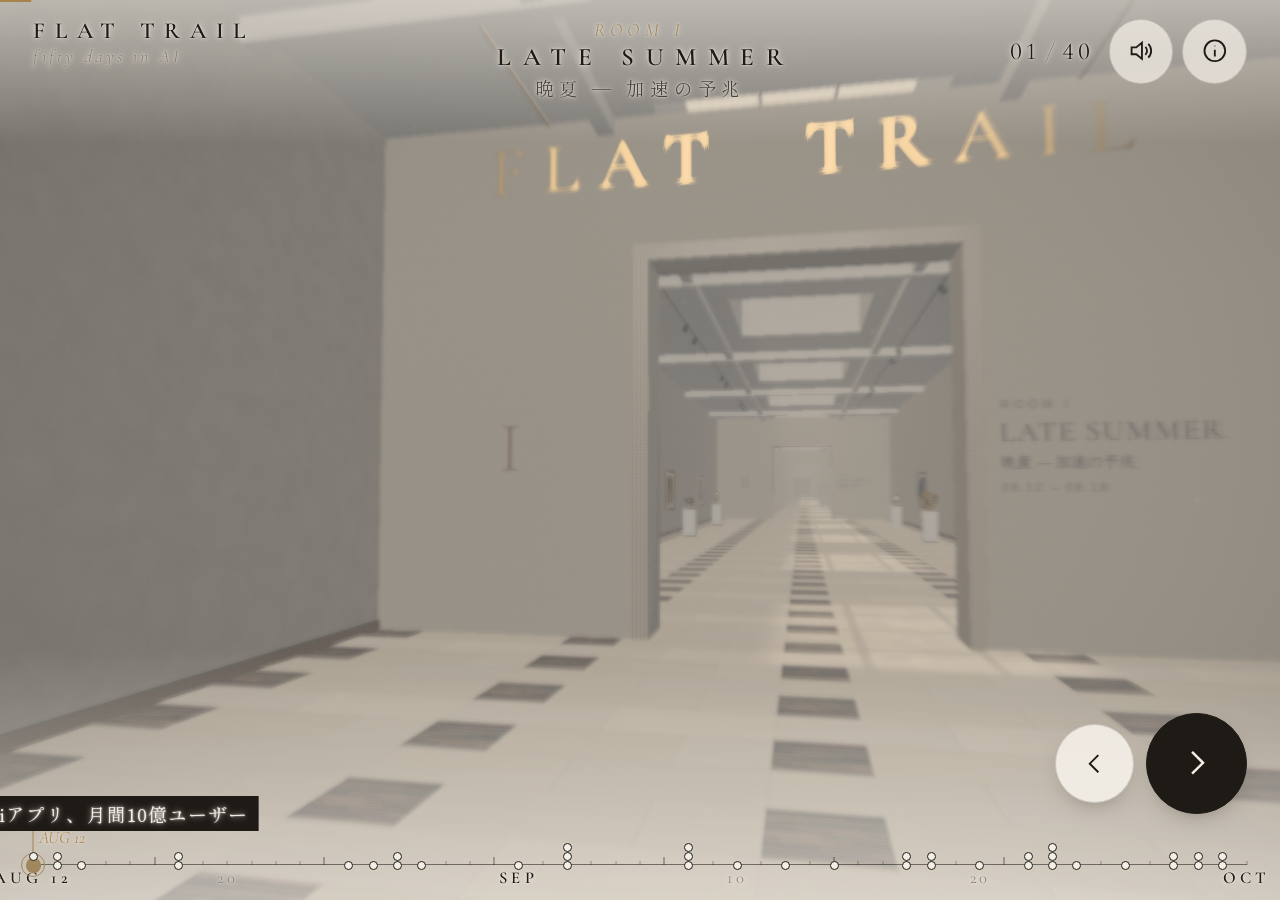
<file: site/selftest.html>
<!doctype html><html lang="ja"><head><meta charset="utf-8"><title>FLAT TRAIL selftest (F)</title>
<style>html,body{margin:0;height:100%;background:#111}iframe{border:0;width:844px;height:390px}</style></head>
<body><iframe id="f" src="index.html?q=low"></iframe>
<script type="module">
import { run } from './js/selftest.js';
const f = document.getElementById('f');
f.addEventListener('load', () => run({ win: f.contentWindow, dwell: +new URLSearchParams(location.search).get('dwell') || 600 }));
</script></body></html>
</file>
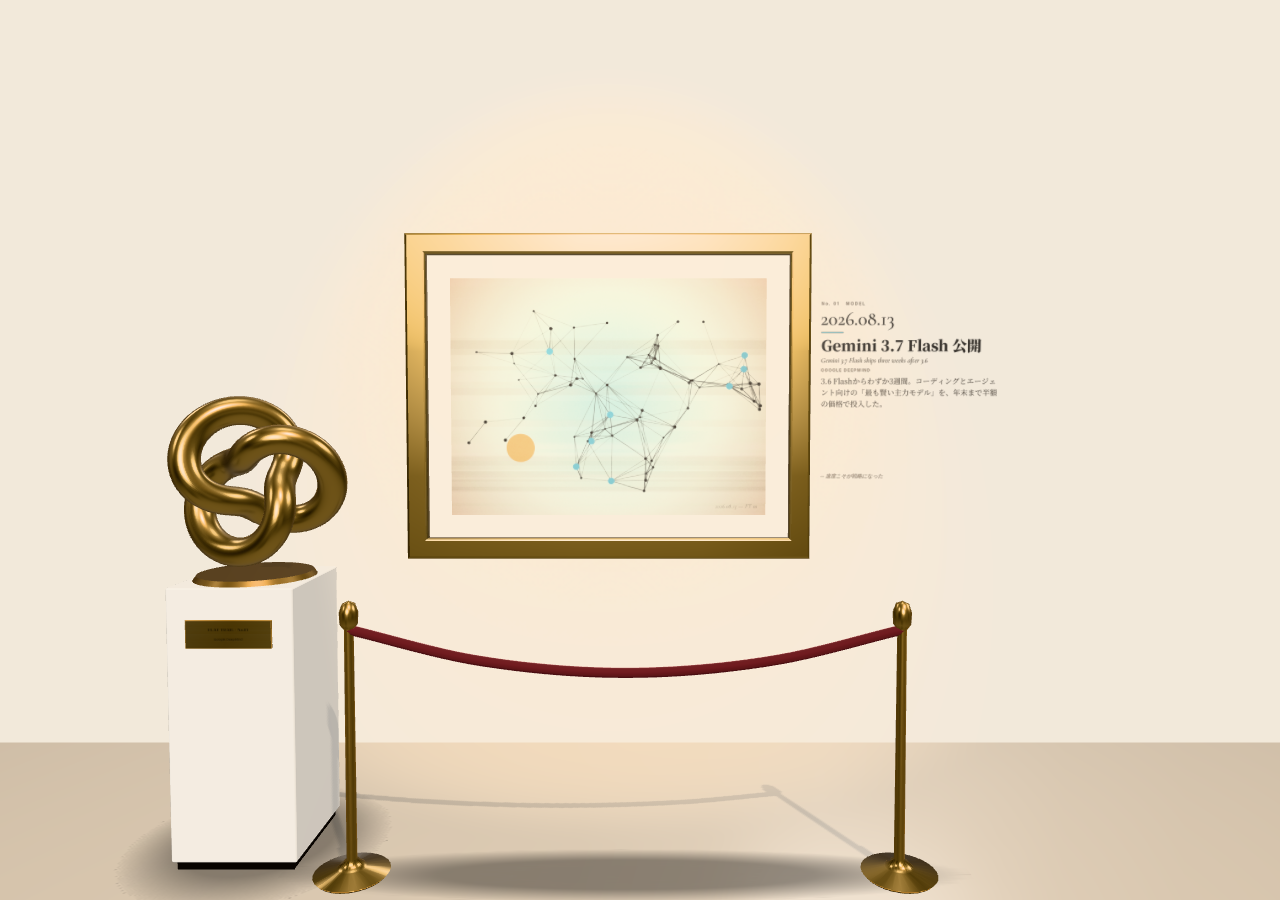
<file: site/dev/exhibit_preview.html>
<!doctype html>
<!-- Owner: B — exhibit.js 単体プレビュー（白壁の一室に展示を並べて近接撮影）。?cat=MODEL,SAFETY&i=0 -->
<html lang="ja"><head><meta charset="utf-8"><meta name="viewport" content="width=device-width,initial-scale=1">
<title>exhibit preview (B)</title>
<link href="https://fonts.googleapis.com/css2?family=Cormorant+Garamond:ital,wght@0,400;0,500;0,600;1,400;1,500&family=Noto+Serif+JP:wght@400;600;900&family=Inter:wght@300;400;600&display=swap" rel="stylesheet">
<style>html,body{margin:0;height:100%;background:#cfc8bd;overflow:hidden}canvas{display:block}</style>
<script type="importmap">{ "imports": { "three": "../vendor/three/three.module.js", "three/addons/": "../vendor/three/addons/" } }</script>
</head><body>
<script type="module">
import * as THREE from 'three';
import { RoomEnvironment } from 'three/addons/environments/RoomEnvironment.js';
import { makeExhibit } from '../js/exhibit.js';
const q = new URLSearchParams(location.search);
const cats = (q.get('cat') || 'MODEL').split(',');
const view = q.get('view') || 'front';
const r = new THREE.WebGLRenderer({ antialias: true, preserveDrawingBuffer: true });
r.setSize(innerWidth, innerHeight); r.setPixelRatio(1);
r.toneMapping = THREE.NeutralToneMapping; r.shadowMap.enabled = true; r.shadowMap.type = THREE.PCFSoftShadowMap;
document.body.appendChild(r.domElement);
const scene = new THREE.Scene(); scene.background = new THREE.Color('#d9d3c9');
const pm = new THREE.PMREMGenerator(r); scene.environment = pm.fromScene(new RoomEnvironment(), 0.04).texture; scene.environmentIntensity = 0.45;
const wall = new THREE.Mesh(new THREE.PlaneGeometry(40, 8), new THREE.MeshStandardMaterial({ color: '#ece7de', roughness: 0.9 }));
wall.position.set(0, 4, -0.55); wall.receiveShadow = true; scene.add(wall);
const floor = new THREE.Mesh(new THREE.PlaneGeometry(40, 20), new THREE.MeshPhysicalMaterial({ color: '#cbbfae', roughness: 0.35, clearcoat: 0.4 }));
floor.rotation.x = -Math.PI / 2; floor.receiveShadow = true; scene.add(floor);
scene.add(new THREE.HemisphereLight(0xfff6ea, 0x8a7a66, 0.8));
const sun = new THREE.DirectionalLight(0xfff0dc, 1.6); sun.position.set(3, 8, 6); sun.castShadow = true;
sun.shadow.mapSize.set(2048, 2048); Object.assign(sun.shadow.camera, { left: -8, right: 8, top: 6, bottom: -2 }); sun.shadow.bias = -0.0004; scene.add(sun);
const N = { date: '2026.08.13', org: 'Google DeepMind', title: 'Gemini 3.7 Flash 公開', titleEn: 'Gemini 3.7 Flash ships three weeks after 3.6',
  summary: '3.6 Flashからわずか3週間。コーディングとエージェント向けの「最も賢い主力モデル」を、年末まで半額の価格で投入した。', impact: '速度こそが戦略になった', color: '#38e8ff' };
const cam = new THREE.PerspectiveCamera(55, innerWidth / innerHeight, 0.05, 100);
const exs = cats.map((c, k) => { const e = makeExhibit({ ...N, category: c, title: k ? N.title + '（' + c + '）' : N.title }, +(q.get('i') || 0) + k, r); e.position.x = k * 3.8; scene.add(e); return e; });
exs.forEach(e => { const sp = new THREE.SpotLight(0xffe8c8, 30, 12, 0.5, 0.6, 1.6); const ud = e.userData; sp.position.copy(ud.lightPos).add(e.position); sp.target.position.copy(ud.focus).add(e.position); scene.add(sp, sp.target); });
const cx = (cats.length - 1) * 1.9;
if (view === 'front') { cam.position.set(cx, 1.6, cats.length > 1 ? 6.5 : 3.6); cam.lookAt(cx, 1.45, 0); }
else if (view === 'sculpt') { cam.position.set(-1.0, 1.35, 1.25); cam.lookAt(-1.36, 1.15, 0.28); }
else if (view === 'text') { cam.position.set(0.9, 1.7, 1.5); cam.lookAt(0.9, 1.65, -0.5); }
else { cam.position.set(cx + 2.8, 1.6, 2.8); cam.lookAt(cx - 0.4, 1.3, 0); }
let t = 0; exs.forEach(e => e.userData.focusTarget = 1);
function loop() { t += 1 / 30; exs.forEach(e => e.userData.update(t, 1 / 30)); r.render(scene, cam); requestAnimationFrame(loop); }
loop(); window.__info = () => ({ calls: r.info.render.calls, tris: r.info.render.triangles, tex: r.info.memory.textures, geo: r.info.memory.geometries, progs: r.info.programs.length, n: exs.length });
</script></body></html>
</file>
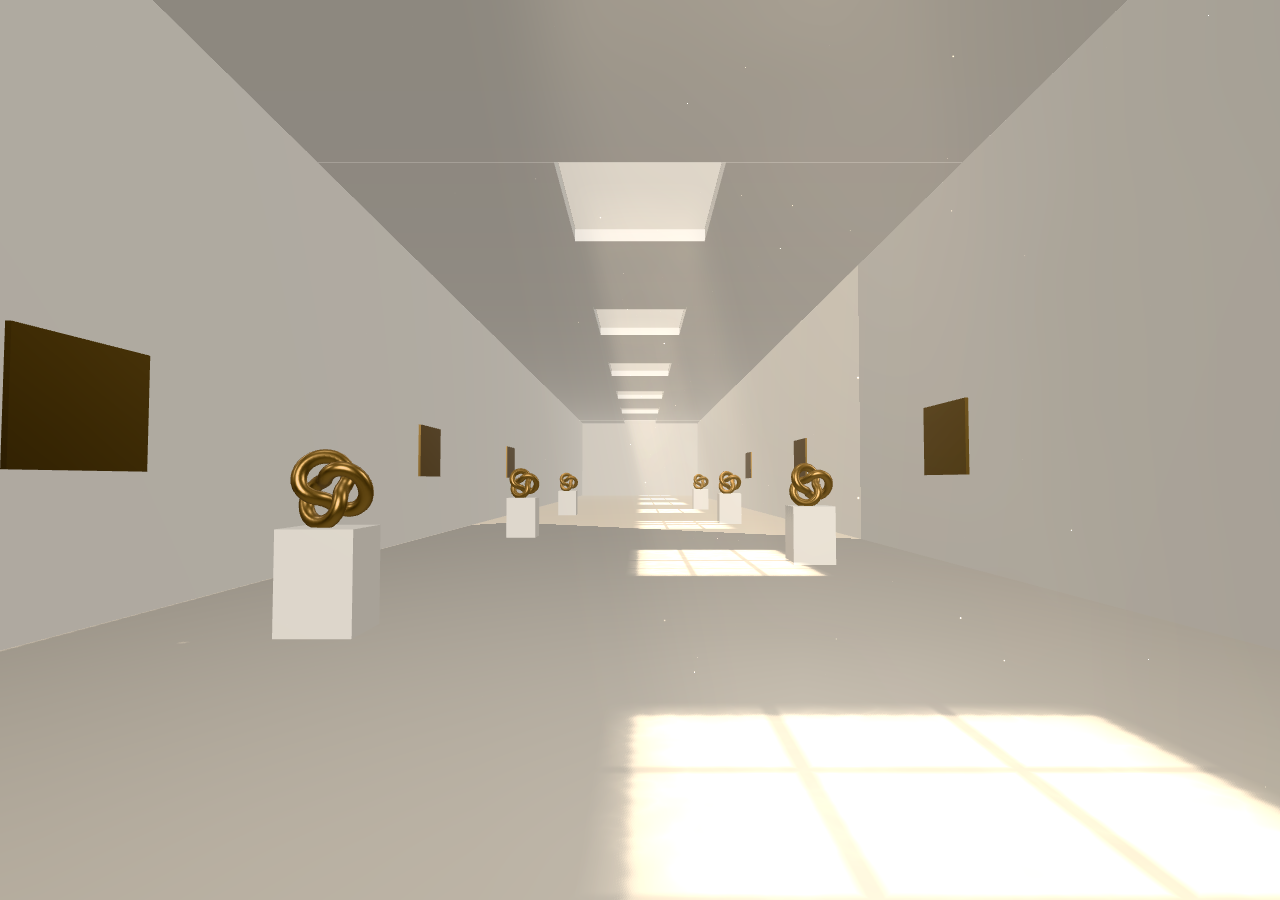
<file: site/lab/fx.html>
<!doctype html>
<!-- Owner: D. fx.js 単体の光量調整ラボ（白トラバーチン回廊の仮組み）。本番には含めない。 -->
<html lang="ja"><head><meta charset="utf-8"><meta name="viewport" content="width=device-width,initial-scale=1">
<title>FX LAB (D)</title>
<style>html,body{margin:0;height:100%;overflow:hidden;background:#cfc8bd}canvas{display:block}</style>
<script type="importmap">{ "imports": { "three": "../vendor/three/three.module.js", "three/addons/": "../vendor/three/addons/" } }</script>
</head><body>
<script type="module">
import * as THREE from 'three';
import { RoomEnvironment } from 'three/addons/environments/RoomEnvironment.js';
import { createFX } from '../js/fx.js';
const q = new URLSearchParams(location.search);
const renderer = new THREE.WebGLRenderer({ antialias: true });
renderer.setPixelRatio(1); renderer.setSize(innerWidth, innerHeight);
renderer.toneMapping = THREE.NeutralToneMapping; renderer.shadowMap.enabled = true; renderer.shadowMap.type = THREE.PCFSoftShadowMap;
document.body.appendChild(renderer.domElement);
const scene = new THREE.Scene(); scene.background = new THREE.Color('#cfc8bd'); scene.fog = new THREE.FogExp2('#d9d3c9', 0.010);
const pm = new THREE.PMREMGenerator(renderer); scene.environment = pm.fromScene(new RoomEnvironment(), 0.04).texture; scene.environmentIntensity = 0.45;
const W = 12, H = 7.5, L = 80;
const wall = new THREE.MeshStandardMaterial({ color: '#ece7de', roughness: 0.92 });
const floor = new THREE.MeshPhysicalMaterial({ color: '#d8cfc0', roughness: 0.35, clearcoat: 0.4, clearcoatRoughness: 0.3 });
const add = (g, m, x, y, z) => { const o = new THREE.Mesh(g, m); o.position.set(x, y, z); o.receiveShadow = o.castShadow = true; scene.add(o); return o; };
add(new THREE.PlaneGeometry(W, L).rotateX(-Math.PI / 2), floor, 0, 0, -L / 2 + 12);
add(new THREE.PlaneGeometry(L, H).rotateY(Math.PI / 2), wall, -W / 2, H / 2, -L / 2 + 12);
add(new THREE.PlaneGeometry(L, H).rotateY(-Math.PI / 2), wall, W / 2, H / 2, -L / 2 + 12);
// 天井（天窓の開口つき）
const skylights = [];
for (let z = 6; z > -L + 12; z -= 12) skylights.push({ x: 0, y: H, z, w: 3.2, d: 4.6 });
const ceil = new THREE.MeshStandardMaterial({ color: '#f1ede6', roughness: 0.95, side: THREE.DoubleSide });
for (const k of skylights) {
  add(new THREE.BoxGeometry(W, 0.3, 7.4), ceil, 0, H + 0.15, k.z + 6);
  add(new THREE.BoxGeometry((W - 3.2) / 2, 0.3, 4.6), ceil, -(W + 3.2) / 4, H + 0.15, k.z);
  add(new THREE.BoxGeometry((W - 3.2) / 2, 0.3, 4.6), ceil, (W + 3.2) / 4, H + 0.15, k.z);
}
// 台座＋額
const stone = new THREE.MeshStandardMaterial({ color: '#e6e0d6', roughness: 0.7 });
const brass = new THREE.MeshStandardMaterial({ color: '#b8925a', metalness: 1, roughness: 0.3 });
for (let i = 0; i < 6; i++) { const s = i % 2 ? 1 : -1, z = 2 - i * 6.6;
  add(new THREE.BoxGeometry(0.8, 1.1, 0.8), stone, s * 3.3, 0.55, z);
  add(new THREE.TorusKnotGeometry(0.25, 0.08, 96, 12), brass, s * 3.3, 1.5, z);
  add(new THREE.BoxGeometry(0.06, 1.4, 2.0), brass, s * 5.95, 2.4, z); }
const sun = new THREE.DirectionalLight('#fff1dc', 2.6); sun.position.set(-1.5 * 6, 7.5 * 6, -1.1 * 6); sun.castShadow = true;
sun.shadow.mapSize.set(1024, 1024); Object.assign(sun.shadow.camera, { left: -20, right: 20, top: 20, bottom: -20, far: 120 });
scene.add(sun, sun.target); scene.add(new THREE.HemisphereLight('#fffaf0', '#b9ab95', 0.5));
const fx = createFX(scene, renderer, { length: L, z0: 12, skylights, hall: { width: W, height: H } });
const cam = new THREE.PerspectiveCamera(62, innerWidth / innerHeight, 0.05, 160);
let t = +(q.get('t') || 3);
const camZ = +(q.get('z') || 10); cam.position.set(0, 1.6, camZ); cam.lookAt(0, 2.0, camZ - 10);
sun.position.set(-9, 45, camZ - 6.6); sun.target.position.set(0, 0, camZ);
if (q.has('burst')) setTimeout(() => fx.burst(new THREE.Vector3(-3.3, 1.6, 2), '#c9a25a'), 50);
if (q.has('finale')) fx.finale(true);
let last = performance.now();
function loop(now) { const dt = Math.min(0.05, (now - last) / 1000); last = now; t += dt;
  fx.update(t, dt, cam); sun.intensity = 2.6 * fx.sun; renderer.render(scene, cam); requestAnimationFrame(loop); }
requestAnimationFrame(loop);
window.__FT = { renderer, scene, camera: cam, fx, controls: { goTo() {} } };
</script></body></html>
</file>
